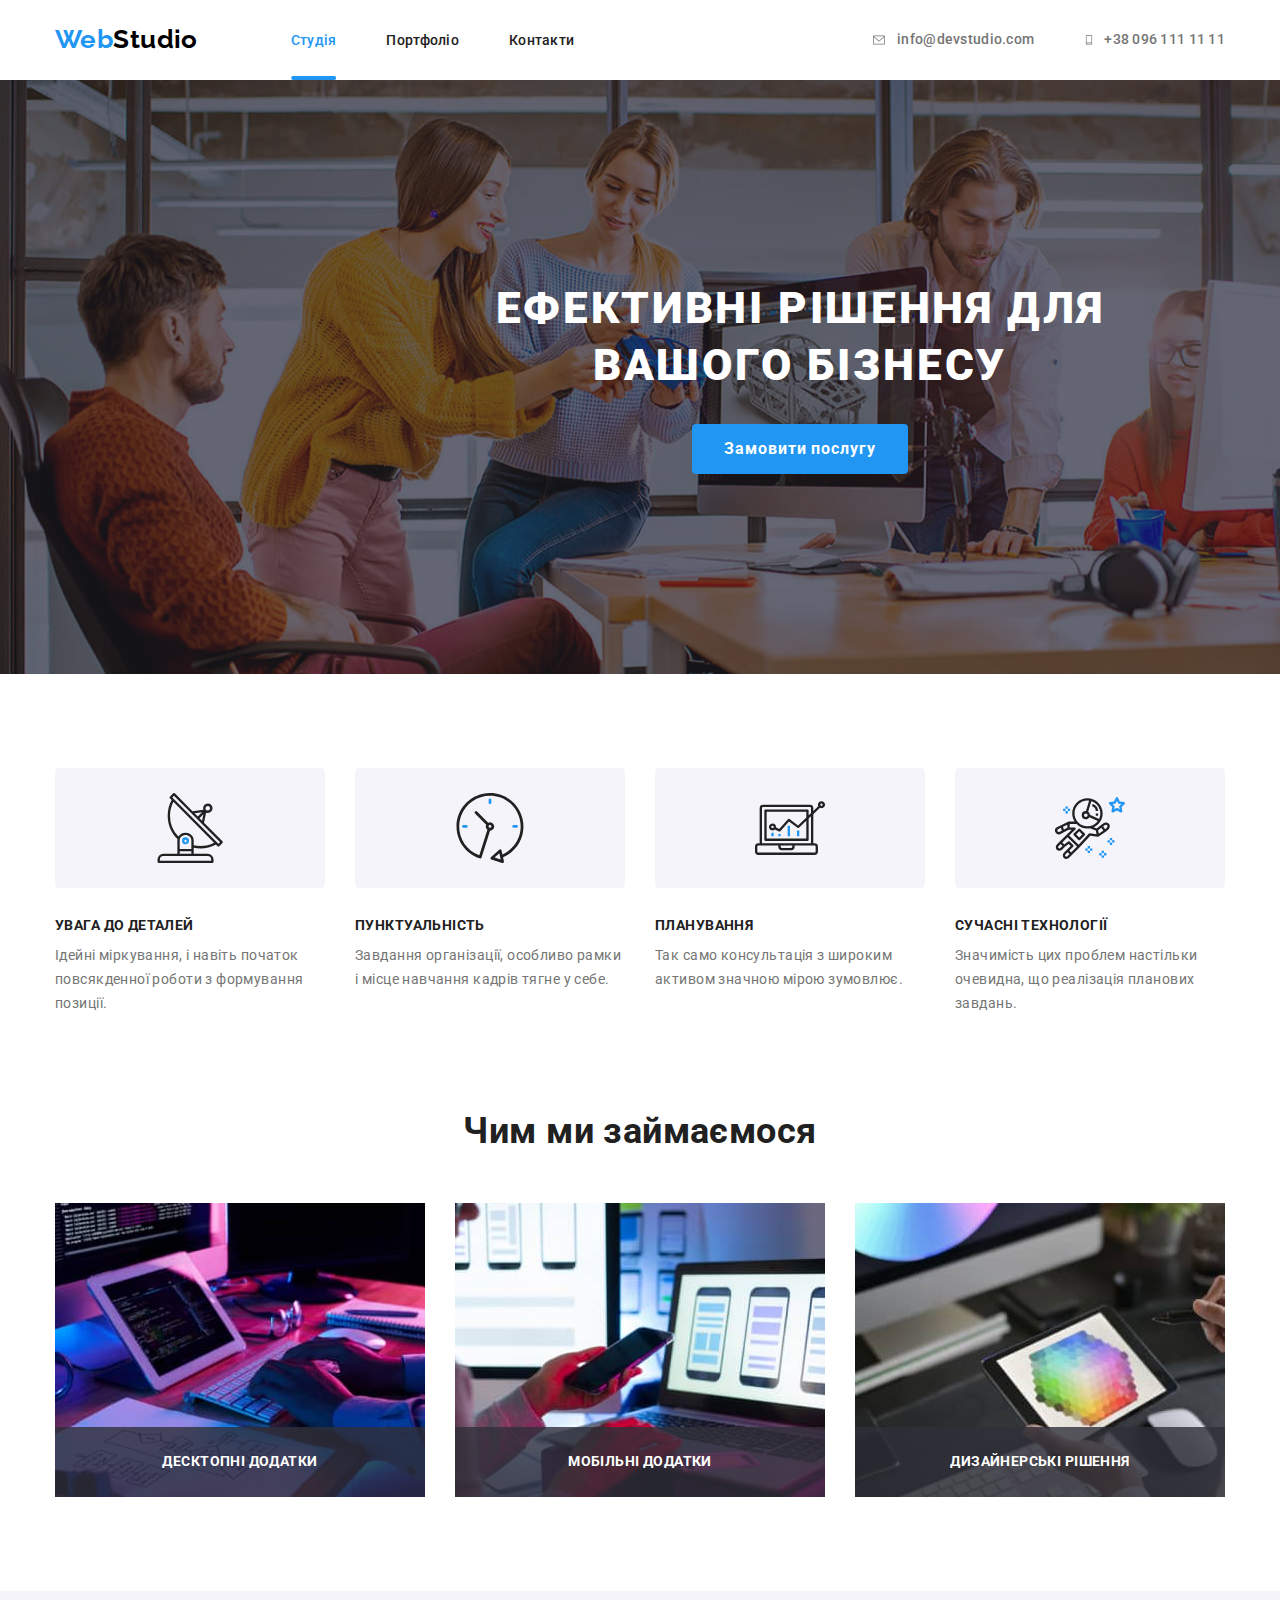
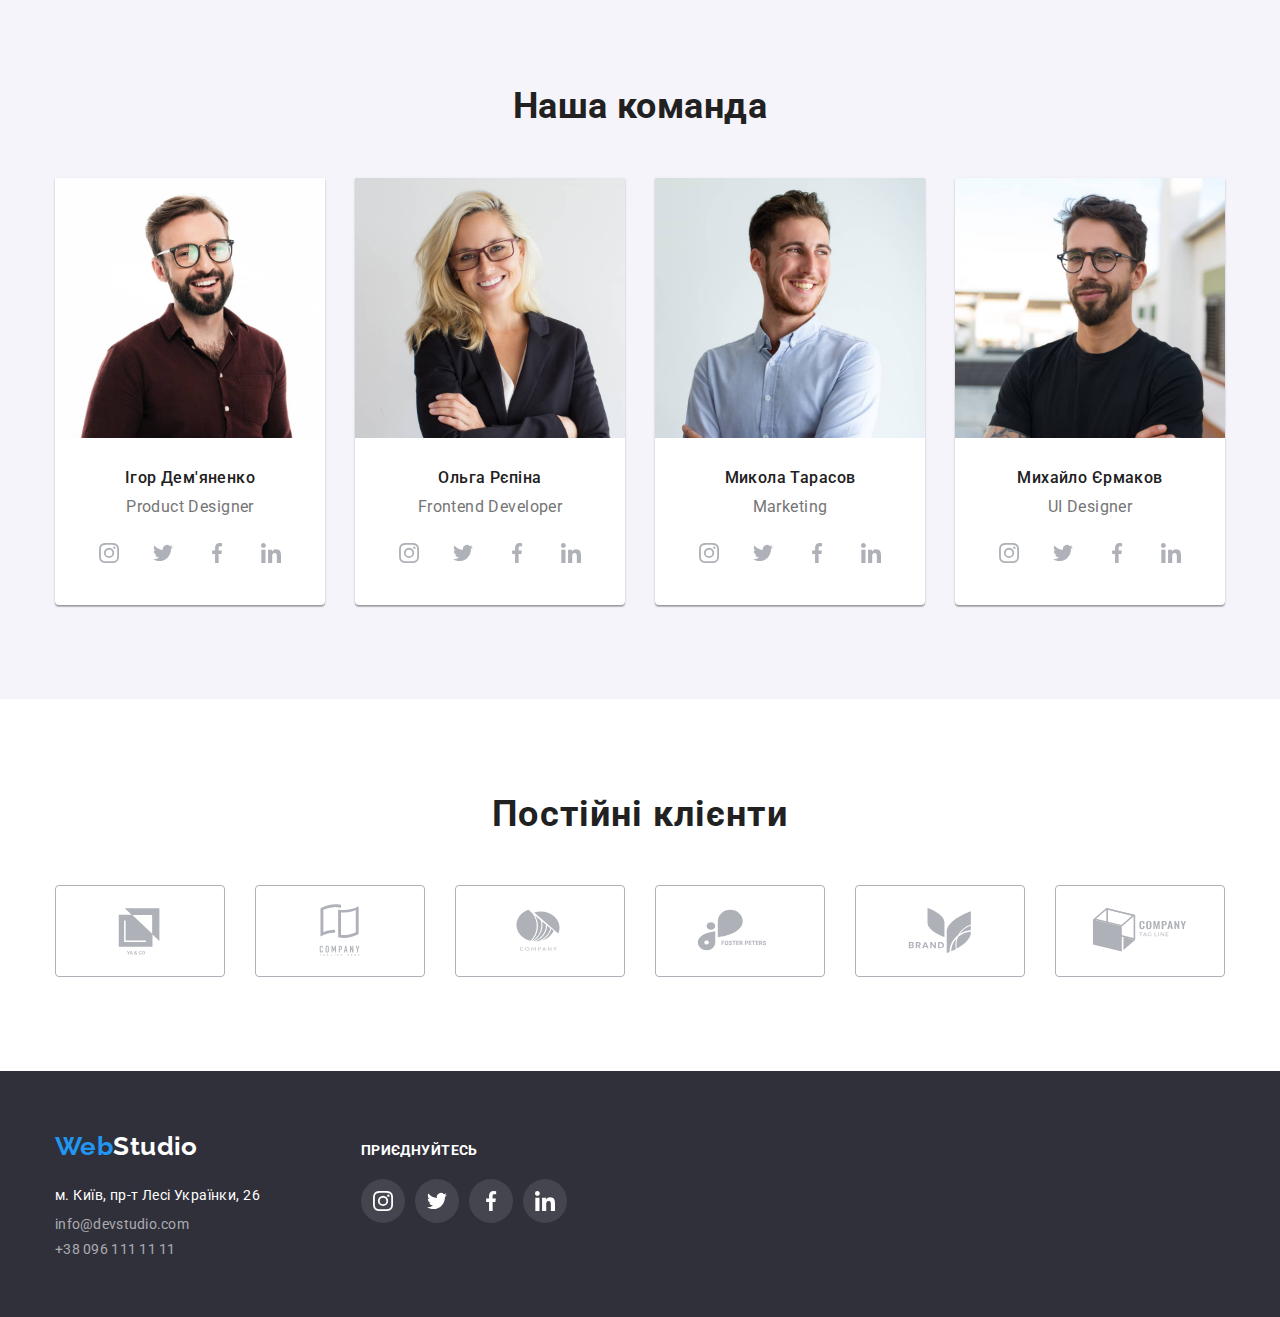
<file: index.html>
<!DOCTYPE html>
<html lang="uk">
  <head>
    <meta charset="UTF-8" />
    <meta http-equiv="X-UA-Compatible" content="IE=edge" />
    <meta name="viewport" content="width=device-width, initial-scale=1.0" />
    <title>Студія</title>
    <link
      href="https://fonts.googleapis.com/css2?family=Raleway:wght@700&family=Roboto:wght@400;500;700;900&display=swap"
      rel="stylesheet"
    />
    <link
      rel="stylesheet"
      href="https://cdn.jsdelivr.net/npm/modern-normalize@1.1.0/modern-normalize.min.css"
    />
    <link rel="stylesheet" href="./css/styles.css" />
  </head>
  <body>
    <header>
      <div class="site-nav container">
        <nav class="nav-flex">
          <a class="logo" href="./index.html"
            >Web<span class="logo-header">Studio</span></a
          >
          <ul class="list-nav">
            <li>
              <a class="header-link current" href="./index.html">Студія</a>
            </li>
            <li>
              <a class="header-link" href="./portfolio.html">Портфоліо</a>
            </li>
            <li><a class="header-link" href="">Контакти</a></li>
          </ul>
        </nav>
        <ul class="contacts-list">
          <li class="icon-contacts-items">
            <a class="contacts" href="mailto:info@devstudio.com">
              <svg
                lang="en"
                aria-label="mail icon"
                class="contacts-icon"
                width="16"
                height="12"
              >
                <use href="./images/icon.svg#icon-mail"></use>
              </svg>
              info@devstudio.com</a
            >
          </li>
          <li class="icon-contacts-items">
            <a class="contacts" href="tel:+380961111111">
              <svg
                lang="en"
                aria-label="phone icon"
                class="contacts-icon"
                width="10px"
                height="16px"
              >
                <use href="./images/icon.svg#icon-phone"></use>
              </svg>
              +38 096 111 11 11</a
            >
          </li>
        </ul>
      </div>
    </header>
    <main>
      <!-- Герой -->
      <section class="hero section">
        <div class="container">
          <h1 class="hero-title">Ефективні рішення для вашого бізнесу</h1>
          <button data-modal-open type="button" class="hero-button main-button">
            Замовити послугу
          </button>
        </div>
      </section>
      <!-- Переваги -->
      <section class="benefits section">
        <h2 class="visually-hidden">Наші переваги</h2>
        <div class="container">
          <ul class="benefits-sector">
            <li class="benefits-item">
              <div class="benefits-icon">
                <svg lang="en" aria-label="antenna icon" width="70" height="70">
                  <use href="./images/icon.svg#icon-antenna"></use>
                </svg>
              </div>
              <h3 class="benefits-title">УВАГА ДО ДЕТАЛЕЙ</h3>
              <p class="benefits-paragraph">
                Ідейні міркування, і навіть початок повсякденної роботи з
                формування позиції.
              </p>
            </li>
            <li class="benefits-item">
              <div class="benefits-icon">
                <svg lang="en" aria-label="clock icon" width="70" height="70">
                  <use href="./images/icon.svg#icon-clock"></use>
                </svg>
              </div>
              <h3 class="benefits-title">ПУНКТУАЛЬНІСТЬ</h3>
              <p class="benefits-paragraph">
                Завдання організації, особливо рамки і місце навчання кадрів
                тягне у себе.
              </p>
            </li>
            <li class="benefits-item">
              <div class="benefits-icon">
                <svg
                  lang="en"
                  aria-label="diagrama icon"
                  width="70"
                  height="70"
                >
                  <use href="./images/icon.svg#icon-diagram"></use>
                </svg>
              </div>
              <h3 class="benefits-title">ПЛАНУВАННЯ</h3>
              <p class="benefits-paragraph">
                Так само консультація з широким активом значною мірою зумовлює.
              </p>
            </li>
            <li class="benefits-item">
              <div class="benefits-icon">
                <svg
                  lang="en"
                  aria-label="astrounaut icon"
                  width="70"
                  height="70"
                >
                  <use href="./images/icon.svg#icon-astronaut"></use>
                </svg>
              </div>
              <h3 class="benefits-title">СУЧАСНІ ТЕХНОЛОГІЇ</h3>
              <p class="benefits-paragraph">
                Значимість цих проблем настільки очевидна, що реалізація
                планових завдань.
              </p>
            </li>
          </ul>
        </div>
      </section>
      <!-- Наші роботи      -->
      <section class="working section">
        <div class="container">
          <h2 class="section-title">Чим ми займаємося</h2>
          <ul class="working-list">
            <div class="working-container">
              <li class="working-item">
                <img src="./images/box1.jpg" alt="Робота в HTML" width="370" />
              </li>
              <div class="working-about">
                <h2 class="working-title">Десктопні додатки</h2>
              </div>
            </div>
            <div class="working-container">
              <li class="working-item">
                <img
                  src="./images/box2.jpg"
                  alt="Створення мобільного додатку"
                  width="370" />
                <div class="working-about">
                  <h2 class="working-title">Мобільні додатки</h2>
                </div>
            </div>
            </li>
            <div class="working-container">
              <li class="working-item">
                <img src="./images/box3.jpg" alt="Дизайн" width="370" />
              </li>
              <div class="working-about">
                  <h2 class="working-title">Дизайнерські рішення</h2>
                </div>
            </div>
          </ul>
        </div>
      </section>
      <!-- Команда -->
      <section class="team section">
        <div class="container">
          <h2 class="section-title">Наша команда</h2>
          <ul class="team-list">
            <li class="team-card">
              <img
                src="./images/teamcard1.jpg"
                alt="Дизайнер продукту"
                width="270"
              />
              <div class="team-item">
                <h3 class="team-name">Ігор Дем'яненко</h3>
                <p class="team-position">Product Designer</p>
              </div>
              <ul class="social-list">
                <li class="social-list-item">
                  <a class="social-list-link" href="https://www.instagram.com/">
                    <svg
                      lang="en"
                      aria-label="instagram icon"
                      class="social-list-icon"
                    >
                      <use href="./images/icon.svg#icon-instagram"></use>
                    </svg>
                  </a>
                </li>
                <li class="social-list-item">
                  <a class="social-list-link" href="https://www.twitter.com/">
                    <svg
                      lang="en"
                      aria-label="twitter icon"
                      class="social-list-icon"
                    >
                      <use href="./images/icon.svg#icon-twitter"></use>
                    </svg>
                  </a>
                </li>
                <li class="social-list-item">
                  <a class="social-list-link" href="https://www.facebook.com/">
                    <svg
                      lang="en"
                      aria-label="facebook icon"
                      class="social-list-icon"
                    >
                      <use href="./images/icon.svg#icon-facebook"></use>
                    </svg>
                  </a>
                </li>
                <li class="social-list-item">
                  <a class="social-list-link" href="https://www.linkedin.com/">
                    <svg
                      lang="en"
                      aria-label="linkedin icon"
                      class="social-list-icon"
                    >
                      <use href="./images/icon.svg#icon-linkedin"></use>
                    </svg>
                  </a>
                </li>
              </ul>
            </li>
            <li class="team-card">
              <img src="./images/teamcard2.jpg" alt="Розробник" width="270" />
              <div class="team-item">
                <h3 class="team-name">Ольга Рєпіна</h3>
                <p class="team-position">Frontend Developer</p>
              </div>
              <ul class="social-list">
                <li class="social-list-item">
                  <a class="social-list-link" href="https://www.instagram.com/">
                    <svg
                      lang="en"
                      aria-label="instagram icon"
                      class="social-list-icon"
                    >
                      <use href="./images/icon.svg#icon-instagram"></use>
                    </svg>
                  </a>
                </li>
                <li class="social-list-item">
                  <a class="social-list-link" href="https://www.twitter.com/">
                    <svg
                      lang="en"
                      aria-label="twitter icon"
                      class="social-list-icon"
                    >
                      <use href="./images/icon.svg#icon-twitter"></use>
                    </svg>
                  </a>
                </li>
                <li class="social-list-item">
                  <a class="social-list-link" href="https://www.facebook.com/">
                    <svg
                      lang="en"
                      aria-label="facebook icon"
                      class="social-list-icon"
                    >
                      <use href="./images/icon.svg#icon-facebook"></use>
                    </svg>
                  </a>
                </li>
                <li class="social-list-item">
                  <a class="social-list-link" href="https://www.linkedin.com/">
                    <svg
                      lang="en"
                      aria-label="linkedin icon"
                      class="social-list-icon"
                    >
                      <use href="./images/icon.svg#icon-linkedin"></use>
                    </svg>
                  </a>
                </li>
              </ul>
            </li>
            <li class="team-card">
              <img src="./images/teamcard3.jpg" alt="Маркетолог" width="270" />
              <div class="team-item">
                <h3 class="team-name">Микола Тарасов</h3>
                <p class="team-position">Marketing</p>
              </div>
              <ul class="social-list">
                <li class="social-list-item">
                  <a class="social-list-link" href="https://www.instagram.com/">
                    <svg
                      lang="en"
                      aria-label="instagram icon"
                      class="social-list-icon"
                    >
                      <use href="./images/icon.svg#icon-instagram"></use>
                    </svg>
                  </a>
                </li>
                <li class="social-list-item">
                  <a class="social-list-link" href="https://www.twitter.com/">
                    <svg
                      lang="en"
                      aria-label="twitter icon"
                      class="social-list-icon"
                    >
                      <use href="./images/icon.svg#icon-twitter"></use>
                    </svg>
                  </a>
                </li>
                <li class="social-list-item">
                  <a class="social-list-link" href="https://www.facebook.com/">
                    <svg
                      lang="en"
                      aria-label="facebook icon"
                      class="social-list-icon"
                    >
                      <use href="./images/icon.svg#icon-facebook"></use>
                    </svg>
                  </a>
                </li>
                <li class="social-list-item">
                  <a class="social-list-link" href="https://www.linkedin.com/">
                    <svg
                      lang="en"
                      aria-label="linkedin icon"
                      class="social-list-icon"
                    >
                      <use href="./images/icon.svg#icon-linkedin"></use>
                    </svg>
                  </a>
                </li>
              </ul>
            </li>
            <li class="team-card">
              <img src="./images/teamcard4.jpg" alt="Дизайнер" width="270" />
              <div class="team-item">
                <h3 class="team-name">Михайло Єрмаков</h3>
                <p class="team-position">UI Designer</p>
              </div>
              <ul class="social-list">
                <li class="social-list-item">
                  <a class="social-list-link" href="https://www.instagram.com/">
                    <svg
                      lang="en"
                      aria-label="instagram icon"
                      class="social-list-icon"
                    >
                      <use href="./images/icon.svg#icon-instagram"></use>
                    </svg>
                  </a>
                </li>
                <li class="social-list-item">
                  <a class="social-list-link" href="https://www.twitter.com/">
                    <svg
                      lang="en"
                      aria-label="twitter icon"
                      class="social-list-icon"
                    >
                      <use href="./images/icon.svg#icon-twitter"></use>
                    </svg>
                  </a>
                </li>
                <li class="social-list-item">
                  <a class="social-list-link" href="https://www.facebook.com/">
                    <svg
                      lang="en"
                      aria-label="facebook icon"
                      class="social-list-icon"
                    >
                      <use href="./images/icon.svg#icon-facebook"></use>
                    </svg>
                  </a>
                </li>
                <li class="social-list-item">
                  <a class="social-list-link" href="https://www.linkedin.com/">
                    <svg
                      lang="en"
                      aria-label="linkedin icon"
                      class="social-list-icon"
                    >
                      <use href="./images/icon.svg#icon-linkedin"></use>
                    </svg>
                  </a>
                </li>
              </ul>
            </li>
          </ul>
        </div>
      </section>
      <!-- Постійні клієнти -->
      <section class="section">
        <div class="container">
          <h2 class="client-title">Постійні клієнти</h2>
          <ul class="client-list">
            <li class="client-list-item">
              <a class="client-link" href="">
                <svg
                  lang="en"
                  aria-label="company icon"
                  class="client-list-icon"
                  width="106"
                  height="60"
                >
                  <use href="./images/clienticons.svg#icon-logo"></use>
                </svg>
              </a>
            </li>
            <li class="client-list-item">
              <a class="client-link" href="">
                <svg
                  lang="en"
                  aria-label="company icon"
                  class="client-list-icon"
                  width="106"
                  height="60"
                >
                  <use href="./images/clienticons.svg#icon-logo1"></use>
                </svg>
              </a>
            </li>
            <li class="client-list-item">
              <a class="client-link" href="">
                <svg
                  lang="en"
                  aria-label="company icon"
                  class="client-list-icon"
                  width="106"
                  height="60"
                >
                  <use href="./images/clienticons.svg#icon-logo2"></use>
                </svg>
              </a>
            </li>
            <li class="client-list-item">
              <a class="client-link" href="">
                <svg
                  lang="en"
                  aria-label="company icon"
                  class="client-list-icon"
                  width="106"
                  height="60"
                >
                  <use href="./images/clienticons.svg#icon-logo3"></use>
                </svg>
              </a>
            </li>
            <li class="client-list-item">
              <a class="client-link" href="">
                <svg
                  lang="en"
                  aria-label="company icon"
                  class="client-list-icon"
                  width="106"
                  height="60"
                >
                  <use href="./images/clienticons.svg#icon-logo4"></use>
                </svg>
              </a>
            </li>
            <li class="client-list-item">
              <a class="client-link" href="">
                <svg
                  lang="en"
                  aria-label="company icon"
                  class="client-list-icon"
                  width="106"
                  height="60"
                >
                  <use href="./images/clienticons.svg#icon-logo5"></use>
                </svg>
              </a>
            </li>
          </ul>
        </div>
      </section>
    </main>
    <footer class="footer-list">
      <div class="container footer-flex">
        <div class="main-footer">
          <a class="logo" href="./index.html"
            >Web<span class="logo-secondary-color">Studio</span></a
          >
          <address class="site-footer">
            <ul>
              <li class="street">
                <a
                  class="address-link"
                  href="https://goo.gl/maps/CPtrU1FHBa2aNyZL9"
                  target="_blank"
                  rel="noopener noreferrer nofollow"
                  >м. Київ, пр-т Лесі Українки, 26</a
                >
              </li>
              <li class="mail-contacts">
                <a class="contacts-footer" href="mailto:info@devstudio.com"
                  >info@devstudio.com</a
                >
              </li>
              <li class="number-contacts">
                <a class="contacts-footer" href="tel:+380961111111"
                  >+38 096 111 11 11</a
                >
              </li>
            </ul>
          </address>
        </div>
        <div class="footer-social">
          <h3 class="footer-title">приєднуйтесь</h3>
          <ul class="footer-social-list">
            <li>
              <a class="footer-social-link" href="">
                <svg lang="en" aria-label="instagram icon" class="footer-icon">
                  <use href="./images/icon.svg#icon-instagram"></use>
                </svg>
              </a>
            </li>
            <li>
              <a class="footer-social-link" href="">
                <svg lang="en" aria-label="twitter icon" class="footer-icon">
                  <use href="./images/icon.svg#icon-twitter"></use>
                </svg>
              </a>
            </li>
            <li>
              <a class="footer-social-link" href="">
                <svg lang="en" aria-label="facebook icon" class="footer-icon">
                  <use href="./images/icon.svg#icon-facebook"></use>
                </svg>
              </a>
            </li>
            <li>
              <a class="footer-social-link" href="">
                <svg lang="en" aria-label="linkedin icon" class="footer-icon">
                  <use href="./images/icon.svg#icon-linkedin"></use>
                </svg>
              </a>
            </li>
          </ul>
        </div>
      </div>
    </footer>
    <div class="backdrop is-hidden" data-modal>
      <div class="modal">
        <button class="modal-btn" data-modal-close>
          <svg class="modal-icon" width="18" height="18">
            <use href="./images/icon.svg#icon-close"></use>
          </svg>
        </button></div>
    </div>
    <script src="./js/modal.js"></script>
  </body>
</html>
</file>
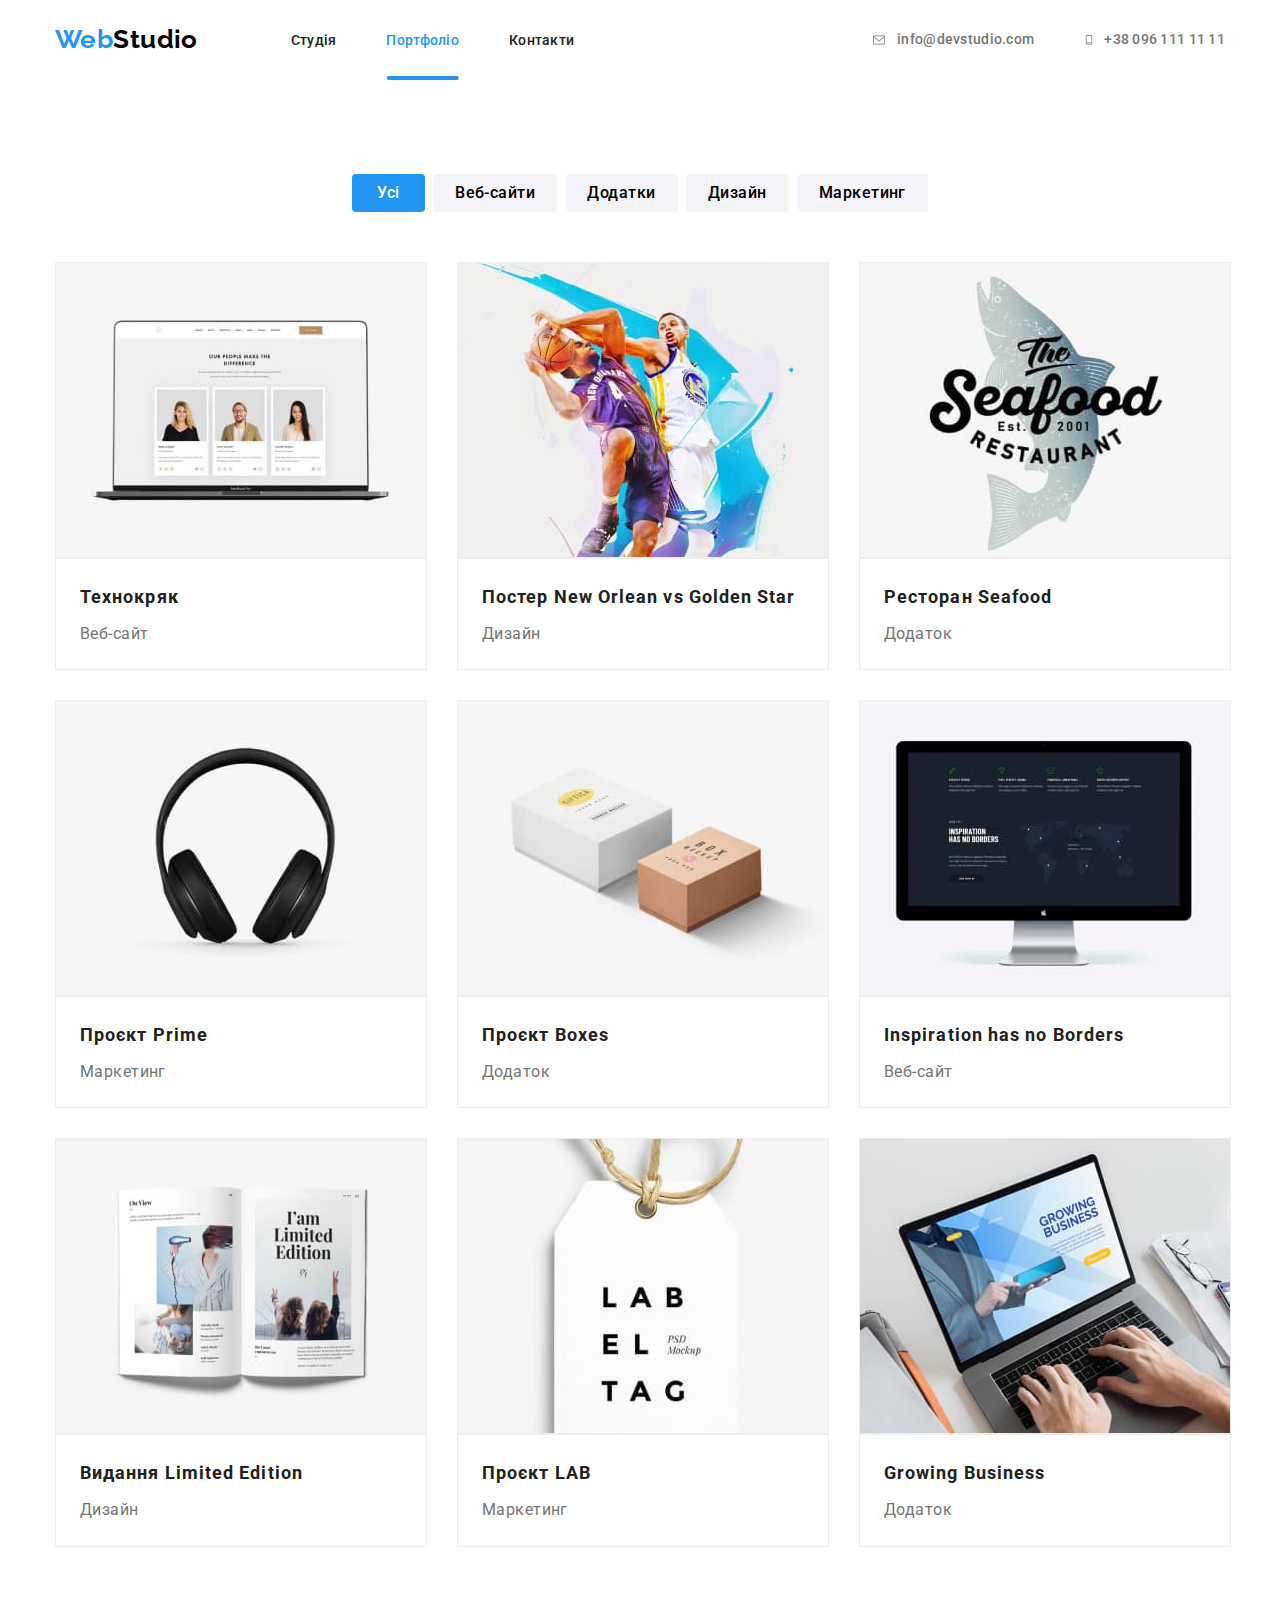
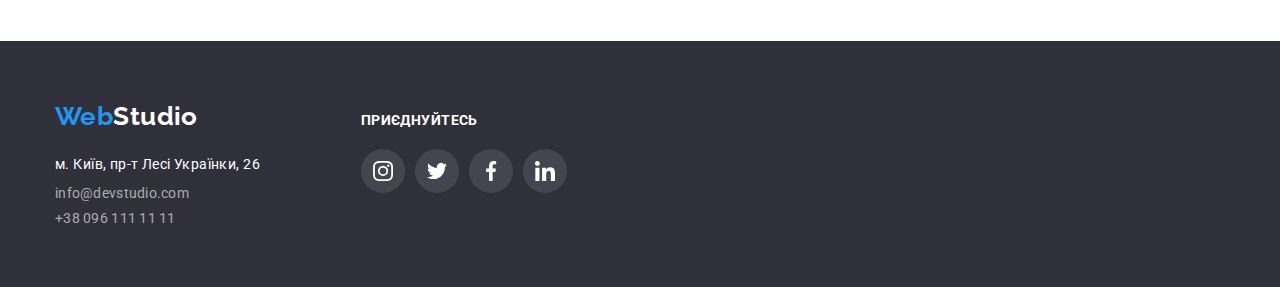
<file: portfolio.html>
<!DOCTYPE html>
<html lang="uk">
  <head>
    <meta charset="UTF-8" />
    <meta http-equiv="X-UA-Compatible" content="IE=edge" />
    <meta name="viewport" content="width=device-width, initial-scale=1.0" />
    <title>Портфоліо</title>
    <link
      href="https://fonts.googleapis.com/css2?family=Raleway:wght@700&family=Roboto:wght@400;500;700;900&display=swap"
      rel="stylesheet"
    />
    <link
      rel="stylesheet"
      href="https://cdn.jsdelivr.net/npm/modern-normalize@1.1.0/modern-normalize.min.css"
    />
    <link rel="stylesheet" href="./css/styles.css" />
  </head>
  <body>
    <header>
      <div class="site-nav container">
        <nav class="nav-flex">
          <a class="logo" href="./index.html"
            >Web<span class="logo-header">Studio</span></a
          >
          <ul class="list-nav">
            <li>
              <a class="header-link" href="./index.html">Студія</a>
            </li>
            <li>
              <a class="header-link current" href="./portfolio.html"
                >Портфоліо</a
              >
            </li>
            <li><a class="header-link" href="">Контакти</a></li>
          </ul>
        </nav>
        <ul class="contacts-list">
          <li class="icon-contacts-items">
            <a class="contacts" href="mailto:info@devstudio.com">
              <svg lang="en" aria-label="mail icon" class="contacts-icon" width="16" height="12">
                <use href="./images/icon.svg#icon-mail"></use>
              </svg>
              info@devstudio.com</a
            >
          </li>
          <li class="icon-contacts-items">
            <a class="contacts" href="tel:+380961111111">
              <svg lang="en" aria-label="phone icon" class="contacts-icon" width="10px" height="16px">
                <use href="./images/icon.svg#icon-phone"></use>
              </svg>
              +38 096 111 11 11</a
            >
          </li>
        </ul>
      </div>
    </header>
    <!-- Основний контент -->
    <main>
      <section class="section">
        <h1 class="visually-hidden">Галерея</h1>
        <div class="container">
          <ul class="filter">
            <li class="filter-list">
              <button type="button" class="filter-button active">Усі</button>
            </li>
            <li class="filter-list">
              <button type="button" class="filter-button">Веб-сайти</button>
            </li>
            <li class="filter-list">
              <button type="button" class="filter-button">Додатки</button>
            </li>
            <li class="filter-list">
              <button type="button" class="filter-button">Дизайн</button>
            </li>
            <li>
              <button type="button" class="filter-button">Маркетинг</button>
            </li>
          </ul>
          <!-- Галерея -->
          <ul class="gallery">
            <li class="gallery-list">
              <a class="gallery-link" href="" >
                <div class="gallery-list-img-wrapper">
                <img class="gallery-list-link-wrapper" src="./images/gallery-1.jpg" alt="Ноутбук" />
                <p class="overlay">Ресурс пропонує комплексні пропозиції з різним рівнем функціоналу та сервісів. Все це дозволить відвідувачу отримати вичерпні відомості про компанію чи приватну особу.</p>
                </div>
                <div class="gallery-thumb">
                  <h2 class="gallery-title">Технокряк</h2>
                  <p class="gallery-paragraph">Веб-сайт</p>
                </div>
              </a>
              </li>
            <li class="gallery-list">
              <a class="gallery-link" href="">
              <div class="gallery-list-img-wrapper">
                <img class="gallery-list-link-wrapper"
                  src="./images/gallery-2.jpg"
                  alt="Двоє гравців в баскетболі"
                  width="370" />
                  <p class="overlay">Ресурс пропонує комплексні пропозиції з різним рівнем функціоналу та сервісів. Все це дозволить відвідувачу отримати вичерпні відомості про компанію чи приватну особу.</p>
              </div>
              <div class="gallery-thumb">
                <h2 class="gallery-title">Постер New Orlean vs Golden Star</h2>
                <p class="gallery-paragraph">Дизайн</p>
              </div>
              </a>
            </li>
            <li class="gallery-list">
              <a class="gallery-link" href="">
              <div class="gallery-list-img-wrapper">
                <img class="gallery-list-link-wrapper"
                  src="./images/gallery-3.jpg"
                  alt="Логотип ресторану"
                  width="370" />
                  <p class="overlay">Ресурс пропонує комплексні пропозиції з різним рівнем функціоналу та сервісів. Все це дозволить відвідувачу отримати вичерпні відомості про компанію чи приватну особу.</p>
              </div>
              <div class="gallery-thumb">
                <h2 class="gallery-title">Ресторан Seafood</h2>
                <p class="gallery-paragraph">Додаток</p>
              </div>
              </a>
            </li>
            <li class="gallery-list">
              <a class="gallery-link" href="">
              <div class="gallery-list-img-wrapper">
                <img class="gallery-list-link-wrapper" src="./images/gallery-4.jpg" alt="Навушники" width="370" />
                <p class="overlay">Ресурс пропонує комплексні пропозиції з різним рівнем функціоналу та сервісів. Все це дозволить відвідувачу отримати вичерпні відомості про компанію чи приватну особу.</p>
              </div>
              <div class="gallery-thumb">
                <h2 class="gallery-title">Проєкт Prime</h2>
                <p class="gallery-paragraph">Маркетинг</p>
              </div>
              </a>
            </li>
            <li class="gallery-list">
              <a class="gallery-link" href="">
              <div class="gallery-list-img-wrapper">
                <img class="gallery-list-link-wrapper" src="./images/gallery-5.jpg" alt="Дві коробки" width="370" />
                <p class="overlay">Ресурс пропонує комплексні пропозиції з різним рівнем функціоналу та сервісів. Все це дозволить відвідувачу отримати вичерпні відомості про компанію чи приватну особу.</p>
              </div>
              <div class="gallery-thumb">
                <h2 class="gallery-title">Проєкт Boxes</h2>
                <p class="gallery-paragraph">Додаток</p>
              </div>
              </a>
            </li>
            <li class="gallery-list">
              <a class="gallery-link" href="">
              <div class="gallery-list-img-wrapper">
                <img class="gallery-list-link-wrapper" src="./images/gallery-6.jpg" alt="IMac" width="370" />
                <p class="overlay">Ресурс пропонує комплексні пропозиції з різним рівнем функціоналу та сервісів. Все це дозволить відвідувачу отримати вичерпні відомості про компанію чи приватну особу.</p>
              </div>
              <div class="gallery-thumb">
                <h2 class="gallery-title">Inspiration has no Borders</h2>
                <p class="gallery-paragraph">Веб-сайт</p>
              </div>
              </a>
            </li>
            <li class="gallery-list">
              <a class="gallery-link" href="">
              <div class="gallery-list-img-wrapper">
                <img class="gallery-list-link-wrapper" src="./images/gallery-7.jpg" alt="Книга" width="370" />
                <p class="overlay">Ресурс пропонує комплексні пропозиції з різним рівнем функціоналу та сервісів. Все це дозволить відвідувачу отримати вичерпні відомості про компанію чи приватну особу.</p>
              </div>
              <div class="gallery-thumb">
                <h2 class="gallery-title">Видання Limited Edition</h2>
                <p class="gallery-paragraph">Дизайн</p>
              </div>
              </a>
            </li>
            <li class="gallery-list">
              <a class="gallery-link" href="">
              <div class="gallery-list-img-wrapper">
                <img class="gallery-list-link-wrapper" src="./images/gallery-8.jpg" alt="Візитка" width="370" />
                <p class="overlay">Ресурс пропонує комплексні пропозиції з різним рівнем функціоналу та сервісів. Все це дозволить відвідувачу отримати вичерпні відомості про компанію чи приватну особу.</p>
              </div>
              <div class="gallery-thumb">
                <h2 class="gallery-title">Проєкт LAB</h2>
                <p class="gallery-paragraph">Маркетинг</p>
              </div>
              </a>
            </li>
            <a class="gallery-link" href="">
            <li class="gallery-list">
              <div class="gallery-list-img-wrapper">
                <img class="gallery-list-link-wrapper"
                  src="./images/gallery-9.jpg"
                  alt="Людина працює за ноутбуком"
                  width="370" />
                <p class="overlay">Ресурс пропонує комплексні пропозиції з різним рівнем функціоналу та сервісів. Все це дозволить відвідувачу отримати вичерпні відомості про компанію чи приватну особу.</p>
              </div>
              <div class="gallery-thumb">
                <h2 class="gallery-title">Growing Business</h2>
                <p class="gallery-paragraph">Додаток</p>
              </div>
              </li>
            </li>
          </ul>
        </div>
      </section>
    </main>

    <footer class="footer-list">
      <div class="container footer-flex">
        <div class="main-footer">
          <a class="logo" href="./index.html"
            >Web<span class="logo-secondary-color">Studio</span></a
          >
          <address class="site-footer">
            <ul>
              <li class="street">
                <a
                  class="address-link"
                  href="https://goo.gl/maps/CPtrU1FHBa2aNyZL9"
                  target="_blank"
                  rel="noopener noreferrer nofollow"
                  >м. Київ, пр-т Лесі Українки, 26</a
                >
              </li>
              <li class="mail-contacts">
                <a class="contacts-footer" href="mailto:info@devstudio.com"
                  >info@devstudio.com</a
                >
              </li>
              <li class="number-contacts">
                <a class="contacts-footer" href="tel:+380961111111"
                  >+38 096 111 11 11</a
                >
              </li>
            </ul>
          </address>
        </div>
        <div class="footer-social">
          <h3 class="footer-title">приєднуйтесь</h3>
          <ul class="footer-social-list">
            <li>
              <a class="footer-social-link" href="">
                <svg lang="en"
                  aria-label="instagram icon" class="footer-icon">
                  <use href="./images/icon.svg#icon-instagram"></use>
                </svg>
              </a>
            </li>
            <li>
              <a class="footer-social-link" href="">
                <svg lang="en"
                  aria-label="twitter icon" class="footer-icon">
                  <use href="./images/icon.svg#icon-twitter"></use>
                </svg>
              </a>
            </li>
            <li>
              <a class="footer-social-link" href="">
                <svg lang="en"
                  aria-label="facebook icon" class="footer-icon">
                  <use href="./images/icon.svg#icon-facebook"></use>
                </svg>
              </a>
            </li>
            <li>
              <a class="footer-social-link" href="">
                <svg lang="en"
                  aria-label="linkedin icon" class="footer-icon">
                  <use href="./images/icon.svg#icon-linkedin"></use>
                </svg>
              </a>
            </li>
          </ul>
        </div>
      </div>
    </footer>
  </body>
</html>
</file>
<file: css/styles.css>
/* Утілити */
:root {
  --first-color: #212121;
  --secondary-color: #757575;
  --button-color: #2196f3;
  --text-color: #fff;
  --secondary-logo-color: #000;
  --background-color: #2f303a;
  --white-background-color: #f5f4fa;
  --header-line-color: #ececec;
  --hero-background: #c4c4c4;
  --anim-fast: 300ms ease-out;
  --anim-slow: 800ms ease;

  --modal-idx: 100;
}

body {
  font-family: "Roboto", sans-serif;
  letter-spacing: 0.03em;
  font-size: 14px;
  color: var(--first-color);
  background-color: var(--text-color);
}

h1,
h2,
h3,
h4,
p {
  margin-top: 0;
  margin-bottom: 0;
}

ul,
ol {
  margin-top: 0;
  margin-bottom: 0;
  padding-left: 0;
}

button {
  cursor: pointer;
  font-family: inherit;
}

img {
  display: block;
  max-width: 100%;
  height: auto;
}

.section {
  padding-top: 94px;
  padding-bottom: 94px;
}


/* Хедер */

header li {
  list-style: none;
}

header a {
  text-decoration: none;
}

.portfolio-header {
  border: 1px solid var(--header-line-color);
}

.site-nav {
  display: flex;
  align-items: center;
}
.nav-flex {
  display: flex;
  align-items: center;
}
.logo {
  margin-right: 93px;
  font-family: "Raleway";
  font-weight: 700;
  font-size: 26px;
  line-height: 1.2;
  color: var(--button-color);
}
.logo-header {
  color: var(--secondary-logo-color);
}

.container {
  width: 1200px;
  padding-left: 15px;
  padding-right: 15px;
  margin-left: auto;
  margin-right: auto;
}

.list-nav {
  display: flex;
  gap: 50px;
}

.contacts-list {
  display: flex;
  gap: 50px;
  margin-left: auto;
  align-items: center;
}

.header-link {
  padding-top: 32px;
  padding-bottom: 32px;
  font-weight: 500;
  line-height: 1.1;
  letter-spacing: 0.02em;
  color: var(--first-color);
  position: relative;
}

.header-link:hover,
.header-link:focus {
  color: var(--button-color);
}

.header-link.current::after {
  content: '';
  position: absolute;
  left: 50%;
  margin-top: 28px;

  transform: translateX(-50%) scaleX(1);

  display: block;
  width: 100%;
  height: 4px;

  border-radius: 2px;

  background-color: var(--button-color);
  opacity: 1;
  /* transition: transform var(--anim-fast), opacity var(--anim-fast) ; */
}

.header-link.current:hover::after,
.header-link.current:focus::after {
  transform: translateX(-50%) scaleX(1);
  opacity: 1;
  color: var(--button-color);
}


.contacts {
  display: flex;
  justify-content: center;
  align-items: center;

  padding: 32px 0px;

  font-weight: 500;
  line-height: 1.1;
  letter-spacing: 0.02em;
  color: var(--secondary-color);
}

.contacts:hover .contacts-icon,
.contacts:focus .contacts-icon {
  fill: var(--button-color);
}

.contacts:hover,
.contacts:focus {
  color: var(--button-color);
}

.current {
  color: var(--button-color);
  opacity: 1;
}

.contacts-icon {
  margin-right: 10px;
  fill: #757575;
}

.icon-contacts-items {
  display: flex;
}

/* Студія */

/* Герой */

.hero {
  background-color: var(--hero-background);
  background-image: linear-gradient(
      rgba(47, 48, 58, 0.4),
      rgba(47, 48, 58, 0.4)
    ),
    url(../images/hero.jpg);
  background-repeat: no-repeat;
  background-size: cover;

  width: 1600px;
  margin-right: auto;
  margin-left: auto;

  padding: 200px 0;
}

.hero-title {
  margin-left: auto;
  margin-right: auto;
  margin-bottom: 30px;
  font-weight: 900;
  font-size: 44px;
  line-height: 1.3;
  text-align: center;
  width: 696px;
  letter-spacing: 0.06em;
  text-transform: uppercase;

  color: var(--text-color);
}

.main-button {
  display: flex;
  justify-content: center;
  align-items: center;
  padding: 0px;
  margin-left: auto;
  margin-right: auto;
}
.hero-button {
  width: 216px;
  height: 50px;
  font-weight: 700;
  font-size: 16px;
  line-height: 1.8;
  text-align: center;
  letter-spacing: 0.06em;
  border-style: none;
  border-radius: 4px;

  color: var(--text-color);
  background-color: var(--button-color);
}
.hero-button:hover,
.hero-button:focus {
  cursor: pointer;
  box-shadow: 0px 4px 4px rgba(0, 0, 0, 0.15);
  border-radius: 4px;

  background-color: #188ce8;
}

/* Переваги */

.visually-hidden {
  position: absolute;
  white-space: nowrap;
  width: 1px;
  height: 1px;
  overflow: hidden;
  border: 0;
  padding: 0;
  clip: rect(0 0 0 0);
  clip-path: inset(50%);
  margin: -1px;
}

.benefits li {
  list-style: none;
}

.benefits {
  padding-bottom: 0px;
}

.benefits-sector {
  display: flex;
  column-gap: 30px;
}

.benefits-item {
  width: 270px;
}

.benefits-item:last-child {
  margin-right: 0px;
}

.benefits-icon {
  display: flex;
  align-items: center;
  justify-content: center;
  width: 270px;
  height: 120px;

  margin-bottom: 30px;

  background: var(--white-background-color);
  border-radius: 4px;
}

.benefits-title {
  font-size: 14px;
  line-height: 1.14;
  text-transform: uppercase;
}

.benefits-paragraph {
  padding-top: 10px;

  line-height: 1.7;

  color: var(--secondary-color);
}

/* Наша робота */

.working li {
  list-style: none;
}

.section-title {
  margin-bottom: 50px;

  font-size: 36px;
  line-height: 1.2;
  text-align: center;
}

.working-list {
  display: flex;
  column-gap: 30px;
}

.working-container {
  position: relative;

}

.working-about {
  display: flex;
  align-items: center;
  justify-content: center;
  position: absolute;
  width: 370px;
  height: 70px;
  bottom: 0;
  left: 0;
  background-color:rgba(47, 48, 58, 0.8);
}

.working-title {
  font-weight: 700;
  font-size: 14px;
  line-height: 1.14;
  text-align: center;
  letter-spacing: 0.03em;
  text-transform: uppercase;

  color: var(--text-color);
}

/* Наша команда */
.team li {
  list-style: none;
}

.team {
  background: var(--white-background-color);
}
.team-list {
  display: flex;
  column-gap: 30px;
}
.team-card {
  box-shadow: 0px 1px 3px rgba(0, 0, 0, 0.12), 0px 1px 1px rgba(0, 0, 0, 0.14),
    0px 2px 1px rgba(0, 0, 0, 0.2);
  border-radius: 0px 0px 4px 4px;
  background: var(--text-color);
}

.team-name {
  margin-top: 0px;
  font-weight: 500;
  font-size: 16px;
  line-height: 1.2;
  text-align: center;
}

.team-position {
  margin-top: 10px;
  font-size: 16px;
  line-height: 1.2;
  text-align: center;

  color: var(--secondary-color);
}
.team-item {
  padding: 30px;
  padding-bottom: 15px;
}

.social-list {
  display: flex;
  justify-content: center;
  column-gap: 10px;
  padding-bottom: 30px;
}

.social-list-link {
  display: flex;
  align-items: center;
  justify-content: center;
  width: 44px;
  height: 44px;
  border-radius: 50%;
  background-color: var(--text-color);
}

.social-list-link:hover,
.social-list-link:focus {
  background-color: var(--button-color);
}
.social-list-icon {
  width: 20px;
  height: 20px;
  fill: #afb1b8;
}

.social-list-link:hover .social-list-icon,
.social-list-link:focus .social-list-icon {
  fill: var(--text-color);
}

/* Постійні клієнти */

.client-list li {
  list-style: none;
}

.client-title {
  font-weight: 700;
  font-size: 36px;
  line-height: 42px;
  text-align: center;
  letter-spacing: 0.03em;

  margin-bottom: 50px;

  color: var(--first-color);
}

.client-list {
  display: flex;
  gap: 30px;
}

.client-list-item {
  display: flex;
  /* justify-content: center;
  align-items: center;
  border: 1px solid #afb1b8;
  border-radius: 4px;
  width: 170px; 
  height: 92px; */
}

.client-list-item:hover,
.client-list-item:focus {
  cursor: pointer;
  outline: 1px solid var(--button-color);
  border-radius: 4px;
}

.client-link {
  fill: #afb1b8;
  justify-content: center;
  align-items: center;
  border: 1px solid #afb1b8;
  border-radius: 4px;
  width: 170px;
  height: 92px;
  display: flex;
}

.client-link:hover,
.client-link:focus {
  fill: var(--button-color);
}

/* Футер */
.footer-list {
  background: var(--background-color);
}

footer li {
  list-style: none;
}

footer a {
  text-decoration: none;
}

.main-footer {
  margin-right: 70px;
}

.footer-list {
  padding-top: 60px;
  padding-bottom: 60px;
}
footer .logo {
  display: block;
  margin-bottom: 20px;
}
.logo-secondary-color {
  color: var(--text-color);
}

address {
  font-style: normal;
}

.address-link {
  line-height: 24px;

  color: var(--text-color);
}

.contacts-footer {
  font-weight: 400;
  line-height: 1.1;
  letter-spacing: 0.02em;

  color: rgba(255, 255, 255, 0.6);
}

.contacts-footer:hover,
.contacts-footer:focus {
  color: var(--button-color);
}

.street,
.mail-contacts {
  margin-bottom: 9px;
}

.footer-title {
  margin-bottom: 20px;

  font-weight: 700;
  font-size: 14px;
  line-height: 1.14;
  letter-spacing: 0.03em;
  text-transform: uppercase;
  color: var(--text-color);
}

.footer-flex {
  display: flex;
  align-items: baseline;
}

.footer-social-list {
  display: flex;
  column-gap: 10px;
}
.footer-icon {
  width: 20px;
  height: 20px;
  fill: var(--text-color);
}

.footer-social-link {
  display: flex;
  align-items: center;
  justify-content: center;
  width: 44px;
  height: 44px;
  border-radius: 50%;
  background-color: rgba(255, 255, 255, 0.1);
}

.footer-social-link:hover,
.footer-social-link:focus {
  background-color: var(--button-color);
}


/* Модальне Вікно */

.backdrop {
  position: fixed;
  top: 0;
  left: 0;
  z-index: var(--modal-idx);

  width: 100%;
  height: 100%;

  background-color: rgba(255, 255, 255, 0.3);
  box-shadow: 0px 1px 3px rgba(0, 0, 0, 0.12), 0px 1px 1px rgba(0, 0, 0, 0.14), 0px 2px 1px rgba(0, 0, 0, 0.2);
  backdrop-filter: blur(1px);
  transition: opacity 150ms linear, visibility 150ms linear;
}

.backdrop.is-hidden {
  visibility: hidden;
  opacity: 0;
  pointer-events: none;
}

.modal {
  position: absolute;
  top: 50%;
  left: 50%;
  transform: translateX(-50%) translateY(-50%);

  width: 530px;
  min-height: 580px;

  background-color:var(--white-background-color);
  box-shadow: rgba(0, 0, 0, 0.35) 0px 5px 15px;
  border-radius: 4px;

  transition: transform 300ms ease, opacity 300ms ease;
}

.backdrop.is-hidden .modal {
  opacity: 0;
  transform: translateX(-50%) translateY(-70%);
}

.modal-btn {
  position: absolute;
  top: 10px;
  right: 10px;

  width: 32px;
  height: 32px;
  padding: 0;
  display: inline-flex;
  align-items: center;
  justify-content: center;

  border-radius: 50%;
  border: 1px solid rgba(0, 0, 0, 0.1);
  cursor: pointer;
}

/* Портфоліо */
.filter li {
  list-style: none;
}

.filter-button {
  padding: 6px 22px;
  border-radius: 4px;

  font-weight: 500;
  font-size: 16px;
  line-height: 1.6;
  text-align: center;
  border-style: none;
  font-style: normal;

  letter-spacing: 0.03em;

  background: var(--white-background-color);
}

.filter-button:hover,
.filter-button:focus {
  box-shadow: 0px 3px 1px rgba(0, 0, 0, 0.1), 0px 1px 2px rgba(0, 0, 0, 0.08),
    0px 2px 2px rgba(0, 0, 0, 0.12);
  border-radius: 4px;

  color: var(--text-color);
  background-color: var(--button-color);
}

.filter {
  display: flex;
  justify-content: center;
  align-items: center;
  margin-left: auto;
  margin-right: auto;
  margin-bottom: 50px;
  gap: 8px;
}

.active {
  width: 73px;
  border-radius: 4px;
  color: var(--text-color);
  background: var(--button-color);
}
/* Галерея */

.gallery li {
  list-style: none;
}
.gallery a {
  display: block;
  text-decoration: none;
}

.gallery-title {
  font-size: 18px;
  line-height: 2;
  letter-spacing: 0.06em;
  color: var(--first-color);
}

.gallery-paragraph {
  margin-top: 4px;
  font-size: 16px;
  line-height: 1.9;

  color: var(--secondary-color);
}

.gallery-thumb {
  padding: 20px 24px;
}

.gallery-list div {
  border: 1px solid #eeeeee;
}

.gallery-link:hover,
.gallery-link:focus {
  box-shadow: 0px 1px 1px rgba(0, 0, 0, 0.12), 0px 4px 4px rgba(0, 0, 0, 0.06),
    1px 4px 6px rgba(0, 0, 0, 0.16);
}

.gallery {
  display: flex;
  flex-wrap: wrap;
  gap: 30px;
  width: 1200px;
  padding-right:0;
}

.gallery-list-img-wrapper {
  position: relative;
  overflow: hidden;
}

.overlay {
  position: absolute;
  top: 0;
  left: 0;
  width: 100%;
  height: 100%;
  padding: 63px 24px;
  background-color: rgba(33, 150, 243, 0.9);
  color: var(--text-color);
  font-size: 18px;
  font-weight: 400;
  line-height: 1.55;
  letter-spacing: 0.03em;
  overflow: auto;
  transform: translateY(101%);
  transition: transform 250ms cubic-bezier(0.4, 0, 0.2, 1);
}

.gallery-list-img-wrapper:hover .overlay,
.gallery-list-img-wrapper:focus .overlay {
  transform: translateY(0%);
}
</file>
